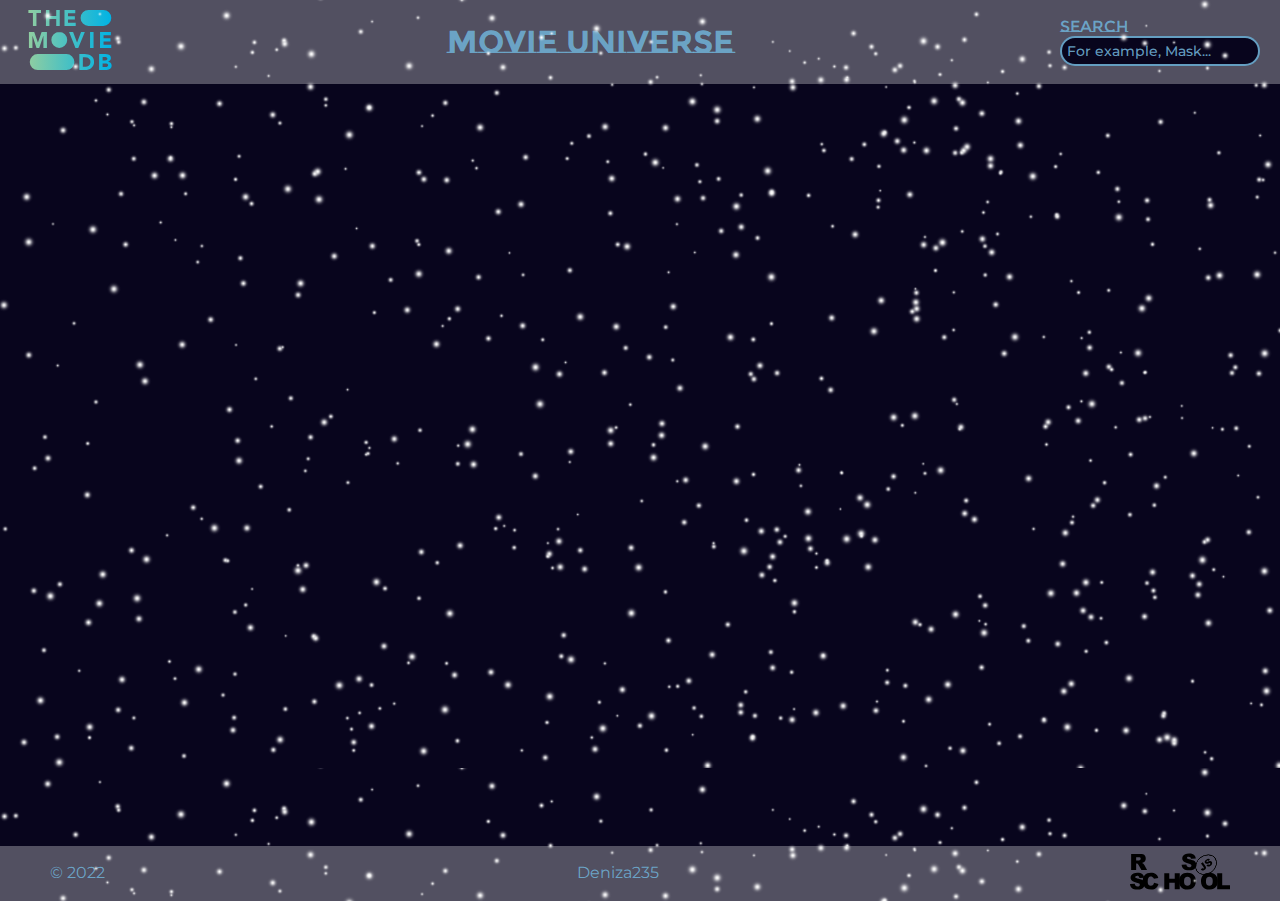
<file: movie-app/index.html>
<!DOCTYPE html>
<html lang="en">
<head>
  <meta charset="UTF-8">
  <meta http-equiv="X-UA-Compatible" content="IE=edge">
  <meta name="viewport" content="width=device-width, initial-scale=1.0">
  <link href="https://fonts.googleapis.com/css2?family=Montserrat+Subrayada:wght@400;700&family=Montserrat:wght@500;700&display=swap" rel="stylesheet">
  <link rel="shortcut icon" href="./assets/movie.ico" type="image/x-icon">
  <link rel="stylesheet" href="./css/normalize.css">
  <link rel="stylesheet" href="./css/style.css">
  <title>Movie App</title>
</head>
<body>
  <header class="container header">
    <a href="https://www.themoviedb.org" target="_blank" class="header__link-logo">
      <img src="./assets/svg/logo_api.svg" alt="logo" class="header__logo">
    </a>
    <h1 class="header__title">Movie Universe</h1>
    <form class="header__form">
      <label class="header__form-title">Search</label>
      <input type="search" name="search" placeholder="For example, Mask..." autocomplete="off" autofocus class="header__form-input">
    </form>
  </header>
  <main class="container main"></main>
  <footer class="container footer">
    <span class="footer__descr">&#169;&nbsp;2022</span>
    <a href="https://github.com/Deniza235" target="_blank" class="footer__link-github">Deniza235</a>
    <a href="https://rs.school/js-stage0" target="_blank" class="footer__link-rsschool">
      <img src="./assets/svg/rs_school_js.svg" alt="logo" class="footer__logo">
    </a>
  </footer>
  <div class="background__star star-1"></div>
  <div class="background__star star-2"></div>
  <div class="background__star star-3"></div>
  <div class="background__star star-4"></div>
  <div class="background__star star-5"></div>
  <div class="background__star star-6"></div>
  <div class="background__star star-7"></div>
  <div class="background__star star-8"></div>
  <script src="./index.js"></script>
</body>
</html>
</file>
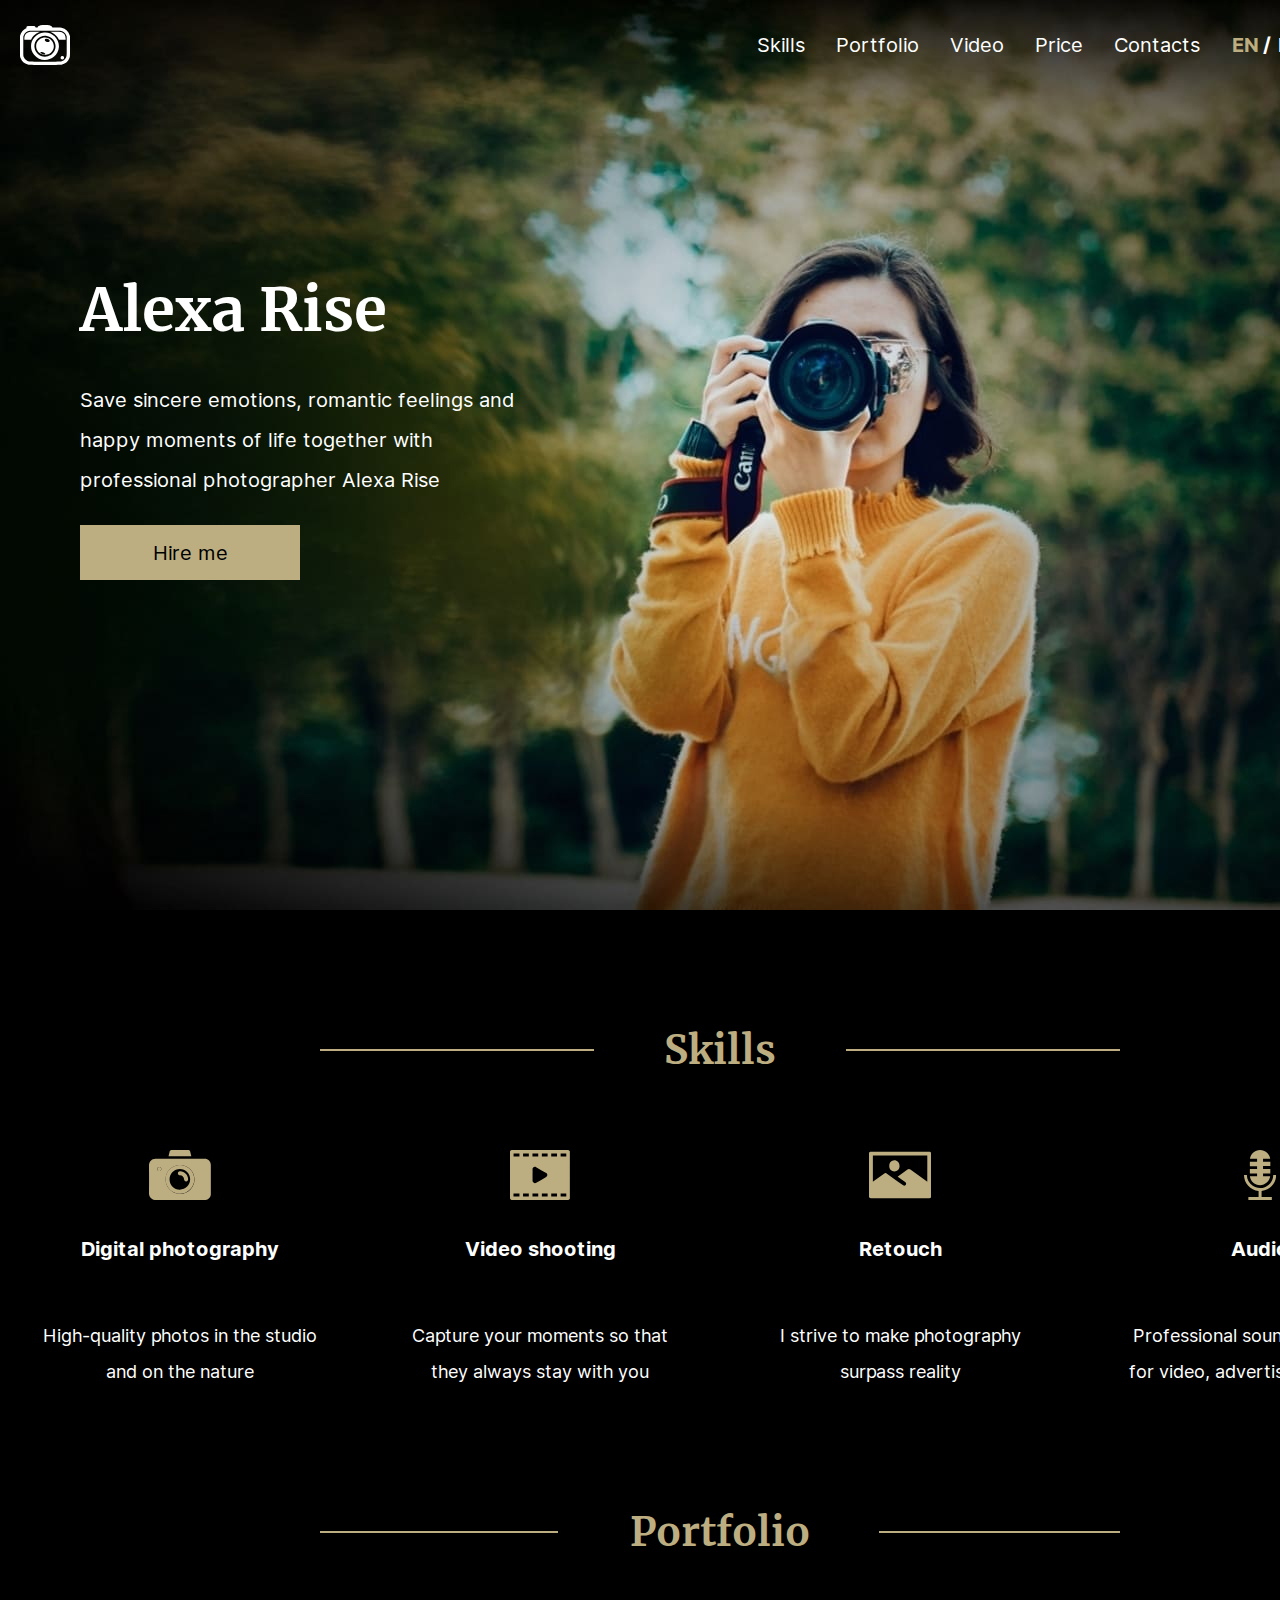
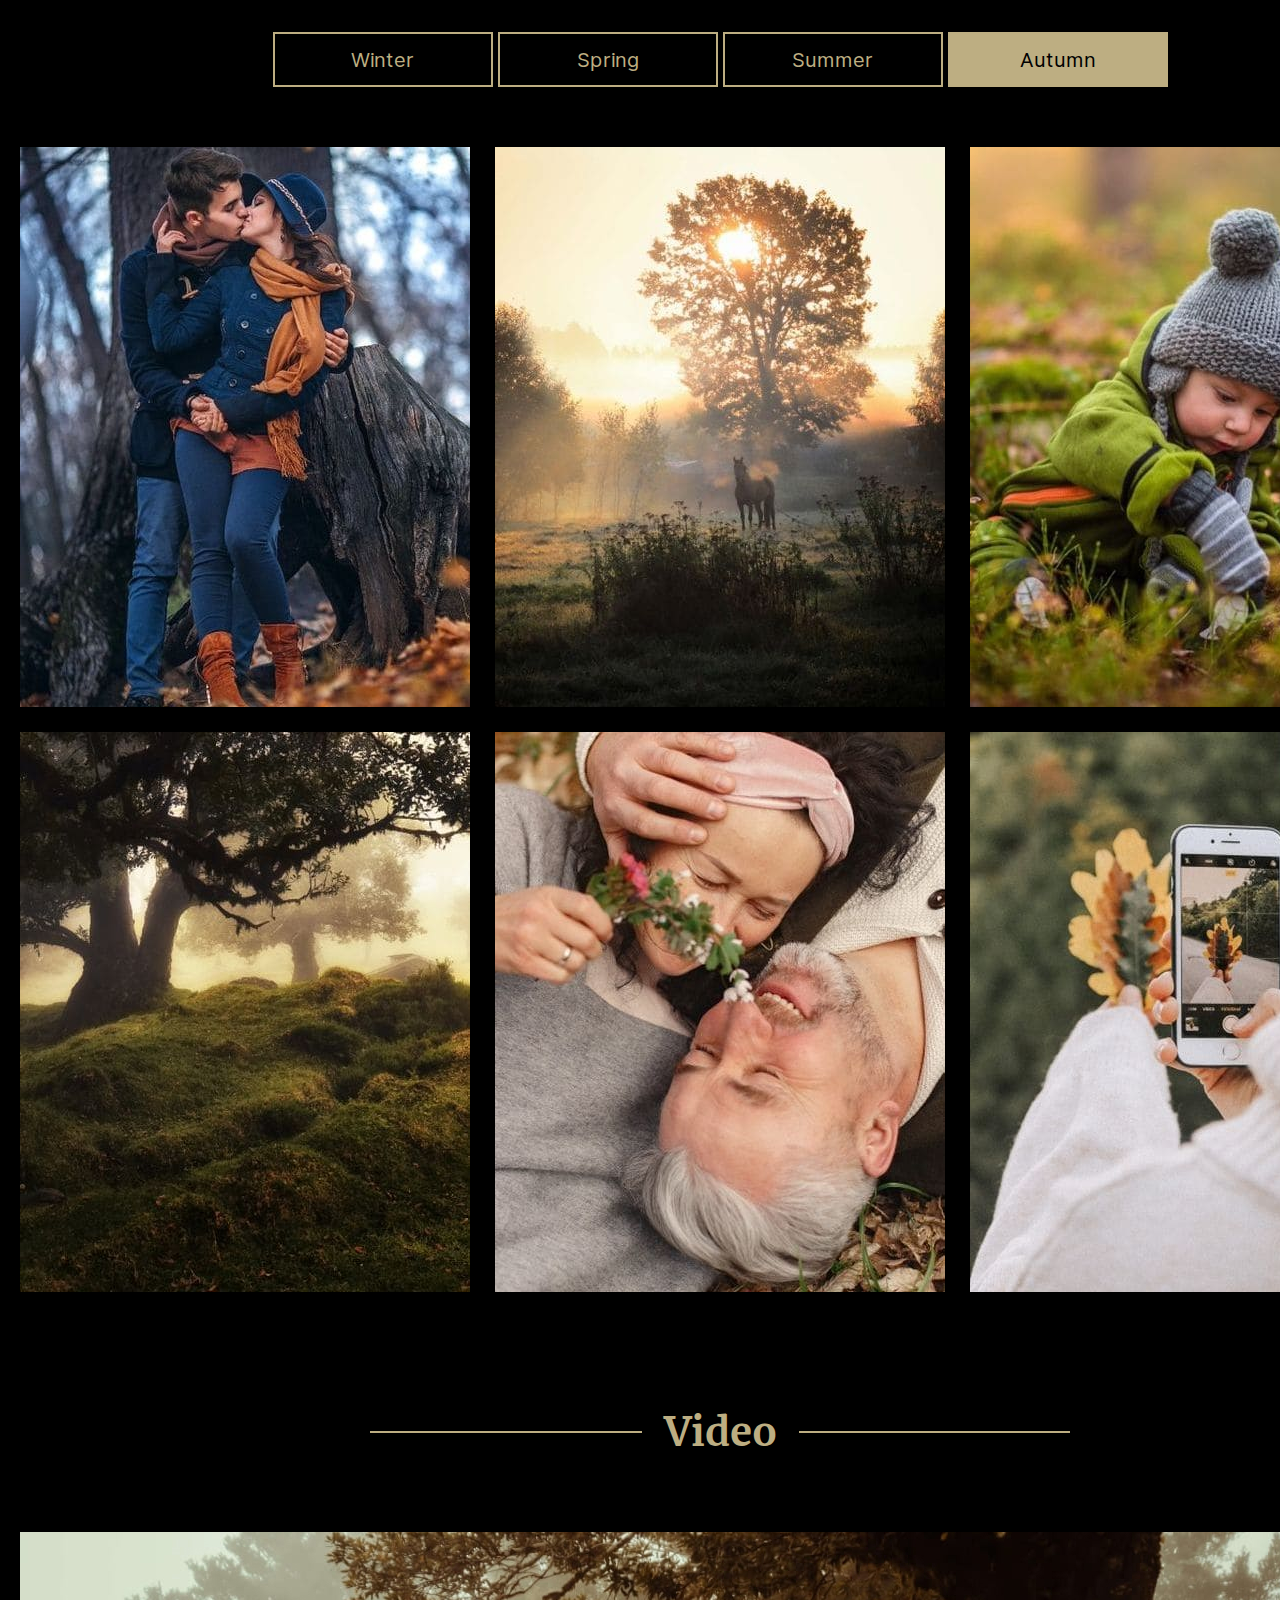
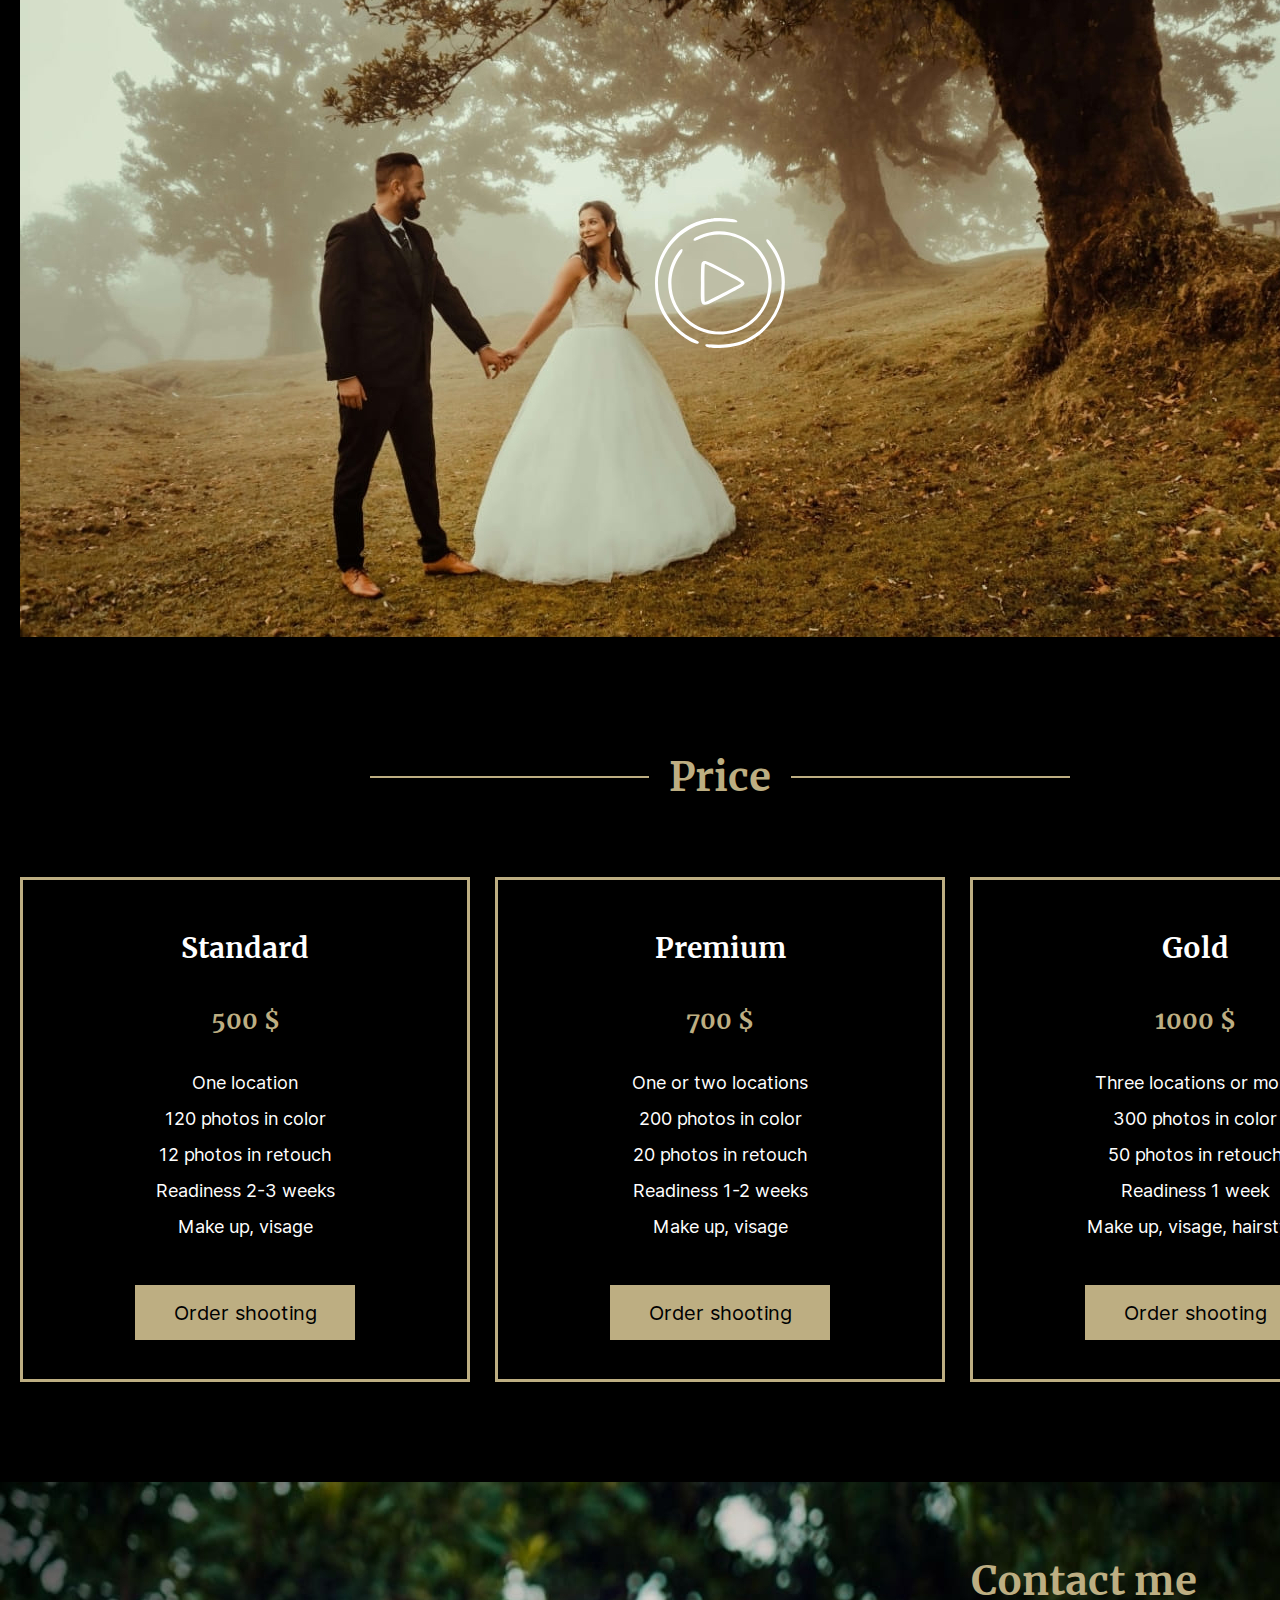
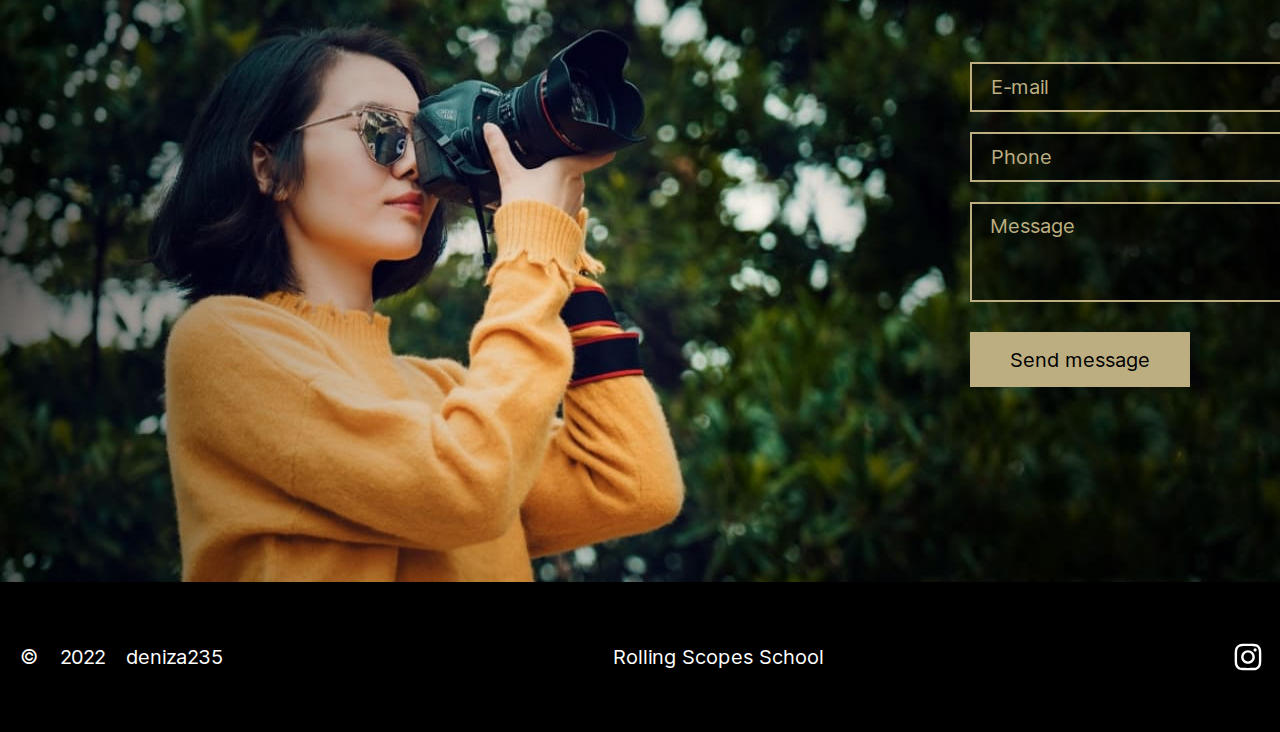
<file: portfolio/index.html>
<!DOCTYPE html>
<html lang="en">
<head>
    <meta charset="UTF-8">
    <meta http-equiv="X-UA-Compatible" content="IE=edge">
    <meta name="viewport" content="width=device-width, initial-scale=1.0">
    <title>Portfolio</title>
    <link rel="shortcut icon" href="./assets/favicon.ico" type="image/x-icon">
    <link rel="stylesheet" href="./css/normalize.css">
    <link rel="stylesheet" href="./css/style.css">
</head>
<body>
    <header class="header">
        <div class="container header__container">
            <a href="#" class="header__link">
                <svg class="header__logo">
                    <use xlink:href="./assets/svg/sprite.svg#logo"></use>
                </svg>
            </a>
            <nav class="header__nav">
                <ul class="header__list">
                    <li class="header__item">
                        <a href="#skills" class="header__nav-link" data-i18n="skills">Skills</a>
                    </li>
                    <li class="header__item">
                        <a href="#portfolio" class="header__nav-link" data-i18n="portfolio">Portfolio</a>
                    </li>
                    <li class="header__item">
                        <a href="#video" class="header__nav-link" data-i18n="video">Video</a>
                    </li>
                    <li class="header__item">
                        <a href="#price" class="header__nav-link" data-i18n="price">Price</a>
                    </li>
                    <li class="header__item">
                        <a href="#contacts" class="header__nav-link" data-i18n="contacts">Contacts</a>
                    </li>
                </ul>
            </nav>
            <div class="header__switch">
                <a href="#" id="en" class="switch header__switch-en active-lang">EN</a>
                <span class="header__switch-slash">/</span>
                <a href="#" id="ru" class="switch header__switch-ru">RU</a>
            </div>
            <div class="header__light-theme">
                <button href="#" class="header__theme-icon">
                    <svg class="header__theme-change">
                        <use xlink:href="./assets/svg/sprite-light.svg#sun"></use>
                    </svg>
                </button>
            </div>
            <div class="header__bg-overlay"></div>
            <div id="burger" class="header__burger">
                <span class="header__burger-line line-1"></span>
                <span class="header__burger-line line-2"></span>
                <span class="header__burger-line line-3"></span>
                <div class="header__menu">
                    <ul class="header__menu-list">
                        <li class="header__menu-item"><a href="#skills" data-i18n="skills">Skills</a></li>
                        <li class="header__menu-item"><a href="#portfolio" data-i18n="portfolio">Portfolio</a></li>
                        <li class="header__menu-item"><a href="#video" data-i18n="video">Video</a></li>
                        <li class="header__menu-item"><a href="#price" data-i18n="price">Price</a></li>
                        <li class="header__menu-item"><a href="#contacts" data-i18n="contacts">Contacts</a></li>
                    </ul>
                </div>
            </div>
        </div>
    </header>
    <main class="main">
        <section class="hero">
            <div class="container hero__container">
                <h1 class="title hero__title" data-i18n="hero-title">Alexa Rise</h1>
                <p class="hero__descr" data-i18n="hero-text">Save sincere emotions, romantic feelings and happy moments of&nbsp;life together with professional photographer Alexa Rise</p>
                <button class="btn btn-set btn-color-gold btn-color-white hero__btn" data-i18n="hire">Hire me</button>
            </div>
        </section>
        <section id="skills" class="skills">
            <div class="container skills__container">
                <h2 class=" title title-section skills__title" data-i18n="skills">Skills</h2>
                <div class="skills__card">
                    <div class="skills__list">
                        <svg class="skills__logo">
                            <use xlink:href="./assets/svg/sprite.svg#camera"></use>
                        </svg>
                        <h3 class="skills__item-title" data-i18n="skill-title-1">Digital&nbsp;photography</h3>
                        <p class="skills__item-descr" data-i18n="skill-text-1">High-quality photos in the studio and on the nature</p>
                    </div>
                    <div class="skills__list">
                        <svg class="skills__logo">
                            <use xlink:href="./assets/svg/sprite.svg#video"></use>
                        </svg>
                        <h3 class="skills__item-title" data-i18n="skill-title-2">Video shooting</h3>
                        <p class="skills__item-descr" data-i18n="skill-text-2">Capture your moments so that they always stay with you</p>
                    </div>
                    <div class="skills__list">
                        <svg class="skills__logo">
                            <use xlink:href="./assets/svg/sprite.svg#image"></use>
                        </svg>
                        <h3 class="skills__item-title" data-i18n="skill-title-3">Retouch</h3>
                        <p class="skills__item-descr"  data-i18n="skill-text-3">I strive to make photography surpass reality</p>
                    </div>
                    <div class="skills__list">
                        <svg class="skills__logo">
                            <use xlink:href="./assets/svg/sprite.svg#microphone"></use>
                        </svg>
                        <h3 class="skills__item-title" data-i18n="skill-title-4">Audio</h3>
                        <p class="skills__item-descr" data-i18n="skill-text-4">Professional sounds recording for video, advertising, portfolio</p>
                    </div>
                </div>
            </div>    
        </section>
        <section id="portfolio" class="portfolio">
            <div class="container portfolio__container">
                <h2 class="title title-section portfolio__title" data-i18n="portfolio">Portfolio</h2>
                <div class="portfolio__list-btn">
                    <button class="btn btn-set btn-light portfolio__btn" data-season="winter" data-i18n="winter">Winter</button>
                    <button class="btn btn-set btn-light portfolio__btn" data-season="spring" data-i18n="spring">Spring</button>
                    <button class="btn btn-set btn-light portfolio__btn" data-season="summer" data-i18n="summer">Summer</button>
                    <button class="btn btn-set btn-light portfolio__btn active-btn" data-season="autumn" data-i18n="autumn">Autumn</button>
                </div>
                <div class="portfolio__gallery-pictures">
                    <img src="./assets/img/autumn/1.jpg" alt="lovers" class="portfolio__picture">
                    <img src="./assets/img/autumn/2.jpg" alt="horse" class="portfolio__picture">
                    <img src="./assets/img/autumn/3.jpg" alt="child" class="portfolio__picture">
                    <img src="./assets/img/autumn/4.jpg" alt="landscape" class="portfolio__picture">
                    <img src="./assets/img/autumn/5.jpg" alt="couple" class="portfolio__picture">
                    <img src="./assets/img/autumn/6.jpg" alt="take picture" class="portfolio__picture">
                </div>
            </div>
        </section>
        <section id="video" class="video">
            <div class="container video__container">
                <h2 class="title title-section video__title" data-i18n="video">Video</h2>
                <div class="video__player">
                    <button class="btn video__play-btn">
                        <svg class="video__player-icon">
                            <use xlink:href="./assets/svg/sprite.svg#play_btn"></use>
                        </svg>
                    </button>
                </div>
            </div>
        </section>
        <section id="price" class="price">
            <div class="container price__container">
                <h2 class="title title-section price__title" data-i18n="price">Price</h2>
                <div class="price__card-list">
                    <div class="price__card">
                        <h3 class="title price__card-title">Standard</h3>
                        <strong class="title price__card-price">500&nbsp;$</strong>
                        <span class="price__card-descr" data-i18n="price-description-1-span-1">One location</span>
                        <span class="price__card-descr" data-i18n="price-description-1-span-2">120 photos in&nbsp;color</span>
                        <span class="price__card-descr" data-i18n="price-description-1-span-3">12 photos in retouch</span>
                        <span class="price__card-descr" data-i18n="price-description-1-span-4">Readiness 2-3 weeks</span>
                        <span class="price__card-descr" data-i18n="price-description-1-span-5">Make&nbsp;up, visage</span>
                        <button class="btn btn-set btn-color-gold btn-light price__btn" data-i18n="order">Order shooting</button>
                    </div>
                    <div class="price__card">
                        <h3 class="title price__card-title">Premium</h3>
                        <strong class="title price__card-price">700&nbsp;$</strong>
                        <span class="price__card-descr" data-i18n="price-description-2-span-1">One or&nbsp;two locations</span>
                        <span class="price__card-descr" data-i18n="price-description-2-span-2">200 photos in&nbsp;color</span>
                        <span class="price__card-descr" data-i18n="price-description-2-span-3">20&nbsp;photos in&nbsp;retouch</span>
                        <span class="price__card-descr" data-i18n="price-description-2-span-4">Readiness 1-2 weeks</span>
                        <span class="price__card-descr" data-i18n="price-description-2-span-5">Make&nbsp;up, visage</span>
                        <button class="btn btn-set btn-color-gold btn-light price__btn" data-i18n="order">Order shooting</button>
                    </div>
                    <div class="price__card">
                        <h3 class="title price__card-title">Gold</h3>
                        <strong class="title price__card-price">1000&nbsp;$</strong>
                        <span class="price__card-descr" data-i18n="price-description-3-span-1">Three locations or&nbsp;more</span>
                        <span class="price__card-descr" data-i18n="price-description-3-span-2">300 photos in&nbsp;color</span>
                        <span class="price__card-descr" data-i18n="price-description-3-span-3">50&nbsp;photos in&nbsp;retouch</span>
                        <span class="price__card-descr" data-i18n="price-description-3-span-4">Readiness 1&nbsp;week</span>
                        <span class="price__card-descr" data-i18n="price-description-3-span-5">Make&nbsp;up, visage, hairstyle</span>
                        <button class="btn btn-set btn-color-gold btn-light price__btn" data-i18n="order">Order shooting</button>
                    </div>
                </div>
            </div>
        </section>
        <section id="contacts" class="contacts">
            <div class="container contacts__container">
                <h2 class="title contacts__title" data-i18n="contact-me">Contact me</h2>
                <form action="https://jsonplaceholder.typicode.com/posts" method="post" class="contacts__form">
                    <input type="email" name="email" placeholder="E-mail" data-i18n="mail" class="contacts__form-input" required>
                    <input type="tel" name="Phone" placeholder="Phone" data-i18n="phone" class="contacts__form-input" required>
                    <textarea name="message" placeholder="Message" data-i18n="message" class="contacts__form-textarea"></textarea>
                    <button class="btn btn-set btn-color-gold btn-color-white contacts__form-btn" data-i18n="send-message">Send message</button>
                </form>
            </div>
        </section>
    </main>
    <footer class="footer">
        <div class="container footer__comtainer">
            <div class="footer__left">
                <span class="footer__left-copyright">©</span>
                <span class="footer__left-year">2022</span>
                <a href="https://github.com/Deniza235" target="_blank" class="footer__left-link">deniza235</a>
            </div>
            <div class="footer__centre">
                <a href="https://rs.school/js-stage0/" target="_blank" class="footer__centre-link">Rolling Scopes School</a>
            </div>
            <div class="footer__right">
                <ul class="footer__right-list">
                    <li class="footer__right-item">
                        <a href="#" target="_blank" class="footer__right-link">
                            <svg class="footer__right-link-logo">
                                <use xlink:href="./assets/svg/sprite.svg#instagram"></use>
                            </svg>
                        </a>
                    </li>
                    <li class="footer__right-item">
                        <a href="#" target="_blank" class="footer__right-link">
                            <svg class="footer__right-link-logo">
                                <use xlink:href="./assets/svg/sprite.svg#facebook"></use>
                            </svg>
                        </a>
                    </li>
                    <li class="footer__right-item">
                        <a href="#" target="_blank" class="footer__right-link">
                            <svg class="footer__right-link-logo">
                                <use xlink:href="./assets/svg/sprite.svg#twitter"></use>
                            </svg>
                        </a>
                    </li>
                    <li class="footer__right-item">
                        <a href="#" target="_blank" class="footer__right-link">
                            <svg class="footer__right-link-logo">
                                <use xlink:href="./assets/svg/sprite.svg#pinterest"></use>
                            </svg>
                        </a>
                    </li>
                </ul>
            </div>
        </div>
    </footer>
    <script type="module" src="./js/index.js"></script>
</body>
</html>
</file>
<file: movie-app/css/style.css>
* {
  margin: 0;
  padding: 0;
  box-sizing: border-box;
}

:root {
  --font-color: rgba(111, 175, 212, 0.9);
  --bg-color: rgba(255, 255, 255, .3);
  --body-color: #08051d;
}

html {
  font-family: 'Montserrat', sans-serif;
}

body {
  display: flex;
  flex-direction: column;
  justify-content: space-between;
  width: 100%;
  height: 100%;
  position: relative;
  background: var(--body-color);
  scroll-behavior: smooth;
  overflow-x: hidden;
}

::placeholder {
  color: var(--font-color);
}

::-webkit-scrollbar {
  width: 0;
}

.container {
  width: 100%;
  margin: 0 auto;
  padding: 0 50px;
}

.header {
  padding: 10px 20px;
  display: flex;
  flex-wrap: wrap;
  justify-content: space-between;
  align-items: center;
  font-family: 'Montserrat Subrayada', sans-serif;
  color: var(--font-color);
  background-color: var(--bg-color);
}

.header__logo {
  width: 100px;
  height: 60px;
}

.header__title {
  margin: 0;
}

.header__form {
  display: flex;
  flex-direction: column;
}

.header__form-input {
  padding: 5px;
  width: 200px;
  height: 30px;
  color: var(--font-color);
  border: 2px solid var(--font-color);
  border-radius: 15px;
  font-family: 'Montserrat', sans-serif;
  font-size: 14px;
  font-weight: 500;
  background-color: var(--body-color);
}

.header__form-input:focus {
  outline: none;
}

.main {
  padding: 30px 0;
  min-height: calc(100vh - 138px);
  display: flex;
  flex-wrap: wrap;
  justify-content: center;
  gap: 35px;
}

.main__nothing {
  padding: 20px;
  display: flex;
  align-items: center;
  font-size: 24px;
  color: var(--font-color);
}

.main__movie-card {
  width: 300px;
  position: relative;
  border-radius: 5px;
  background-color: var(--bg-color);
  z-index: 10;
  overflow: hidden;
  box-shadow: 5px 7px 10px rgba(255, 255, 255, .5);
}

.main__movie-poster {
  width: 100%;
  border-top-left-radius: 5px;
  border-top-right-radius: 5px;
}


.main__movie-info {
  padding: 10px;
  display: flex;
  justify-content: space-between;
  align-items: center;
  color: var(--font-color);
}

.main__movie-title {
  font-size: 20px;
}

.main__movie-info span {
  padding: 7px;
  border-radius: 3px;
  font-size: 18px;
  font-weight: 700;
  background-color: var(--font-color);
}

.main__movie-info span.green {
  color: lime;
}

.main__movie-info span.orange {
  color: orange;
}
.main__movie-info span.red {
  color: red;
}


.main__movie-overview {
  padding: 15px;
  width: 100%;
  max-height: 100%;
  position: absolute;
  left: 0;
  bottom: 0;
  border-radius: inherit;
  background-color: var(--font-color);
  transform: translateY(101%);
  transition: all .4s ease-in-out;
  overflow-x: hidden;
}

.main__movie-card:hover .main__movie-overview {
  transform: translateY(0%);
}

.footer {
  display: flex;
  flex-wrap: wrap;
  justify-content: space-between;
  align-items: center;
  color: var(--font-color);
  background-color: var(--bg-color);
}

.footer__link-github {
  text-decoration: none;
  color: var(--font-color);
}

.footer__logo {
  width: 100px;
  height: 50px;
}

.background__star {
  position: absolute;
  top: 0;
  left: 0;
  width: 100%;
  height: 100%;
  pointer-events: none;
  animation: shine 8s ease-in-out infinite;
  z-index: 5;
}

.background__star.star-1 {
  animation-delay: 0s;
  background: url(../assets/png/star1.png);
}

.background__star.star-2 {
  animation-delay: -1s;
  background: url(../assets/png/star2.png);
}

.background__star.star-3 {
  animation-delay: -2s;
  background: url(../assets/png/star3.png);
}

.background__star.star-4 {
  animation-delay: -3s;
  background: url(../assets/png/star4.png);
}

.background__star.star-5 {
  animation-delay: -4s;
  background: url(../assets/png/star5.png);
}

.background__star.star-6 {
  animation-delay: -5s;
  background: url(../assets/png/star6.png);
}

.background__star.star-7 {
  animation-delay: -6s;
  background: url(../assets/png/star7.png);
}

.background__star.star-8 {
  animation-delay: -7s;
  background: url(../assets/png/star8.png);
}

@keyframes shine
{
  0%, 20%, 40%, 60%, 80%, 100%
  {
    opacity: 0;
  }
  10%, 30%, 50%, 70%, 90%
  {
    opacity: 1;
  }
}
</file>
<file: portfolio/css/style.css>
@font-face {
    font-family: 'Inter';
    font-weight: normal;
    font-style: normal;
    src: local('Inter Regular'), local('Inter-Regular'),
        url('../assets/fonts/Inter-Regular.woff2') format('woff2'),
        url('../assets/fonts/Inter-Regular.woff') format('woff');
}

@font-face {
    font-family: 'Inter';
    font-weight: bold;
    font-style: normal;
    src: local('Inter Bold'), local('Inter-Bold'),
        url('../assets/fonts/Inter-Bold.woff2') format('woff2'),
        url('../assets/fonts/Inter-Bold.woff') format('woff');
}

@font-face {
    font-family: 'Merriweather';
    font-weight: normal;
    font-style: normal;
    src: local('Merriweather Regular'), local('Merriweather-Regular'),
        url('../assets/fonts/Merriweather-Regular.woff2') format('woff2'),
        url('../assets/fonts/Merriweather-Regular.woff') format('woff');
}

@font-face {
    font-family: 'Merriweather';
    font-weight: bold;
    font-style: normal;
    src: local('Merriweather Bold'), local('Merriweather-Bold'),
        url('../assets/fonts/Merriweather-Bold.woff2') format('woff2'),
        url('../assets/fonts/Merriweather-Bold.woff') format('woff');
}

:root {
    --font-size-regular: 20px;
    --color-white: #ffffff;
    --color-gold: #bdae82;
    --color-black: #000000;
    --text-color: #ffffff;
    --active-switch: #bdae82;
    --color-line: #bdae82;
    --btn-color: #000000;

}

* {
    box-sizing: border-box;
}

html {
    font-family: 'Inter', sans-serif;
    scroll-behavior: smooth;
    background-color: var(--color-black);
}

html.light-theme {
    background-color: var(--color-white);
}

body {
    overflow-x: hidden;
    z-index: 1;
}

body.light-theme {
    color: var(--color-black);
}

a {
    text-decoration: none;
    color: var(--text-color);
    transition: color 0.5s;
}

a:hover {
    color: var(--color-gold);
}

ul {
    margin: 0;
    padding: 0;
    list-style: none;
}

img {
    max-width: 100%;
}

input:-webkit-autofill,
input:-webkit-autofill:hover,
input:-webkit-autofill:focus,
input:-webkit-autofill:active {
    -webkit-text-fill-color: var(--color-gold);
    transition: background-color 0s ease-in-out 9000s;
}
    
::placeholder {
    font-family: inherit;
    color: var(--color-line);
    font-size: var(--font-size-regular);
    line-height: 2;
}
.container {
    width: 1440px;
    margin: 0 auto;
    padding: 0 20px;
}

.switch.active-lang {
    color: var(--active-switch);
}


.title {
    margin-top: 0;
    font-family: 'Merriweather', serif;
    font-weight: bold;
}

.title.light-theme {
    color: var(--color-black);
}

.title-section {
    position: relative;
    margin-bottom: 60px;
    padding-top: 100px;
    text-align: center;
    font-size: 40px;
    line-height: 2;
    color: var(--color-gold);
}

.btn {
    border: none;
    background: transparent;
    cursor: pointer;
    transition: all .5s;
}

.btn:hover {
    color: var(--color-white);
    box-shadow: 0 12px 16px 0 rgba(255,255,255,0.8), 0 17px 50px 0 rgba(255,255,255,0.8);
}

.btn-set {
    width: 220px;
    height: 55px;
    font-size: var(--font-size-regular);
    line-height: 2;
}

.btn-color-gold {
    background-color: var(--color-gold);
    color: var(--color-black);
}

.btn-color-white.light-theme {
    background-color: var(--color-white);
    transition: all 0.5s ease-in-out;
}

.btn-color-white.light-theme:hover {
    background-color: var(--color-black);
    color: var(--color-gold);
}

.btn-light.light-theme {
    background-color: var(--color-gold);
    color: var(--color-black);
    transition: all .5s ease-in-out;
}

.btn-light.light-theme:hover {
    background-color: var(--color-black);
    color: var(--color-gold);
    box-shadow: 0 12px 16px 0 rgba(0,0,0,0.25), 0 17px 50px 0 rgba(0,0,0,0.4);
}

/*Header*/

.header__container {
    width: 1440px;
    height: 90px;
    padding-top: 20px;
    display: flex;
    flex-wrap: wrap;
    background: url(../assets/img/bg_hero.jpg) no-repeat;
    background-position: center 0;
}

.header__container.light-theme {
    background: url(../assets/img/bg_hero_light.jpg) no-repeat;
}

.header__logo {
    width: 50px;
    height: 50px;
    fill: var(--text-color);
    transition: fill 0.5s;
}

.header__logo.light-theme {
    fill: var(--color-black);
}

.header__logo:hover {
    fill: var(--color-gold);
}

.header__nav {
    margin-left: auto;
}

.header__nav-link {
    font-size: var(--font-size-regular);
    line-height: 50px;
    color: var(--text-color);
}

.header__list {
    display: flex;
    flex-wrap: wrap;

}

.header__list:last-child {
    margin-right: 32px;
}

.header__item {
    transition: 0.2s;
}

.header__item:not(:last-child) {
    margin-right: 31px;
}

.header__switch {
    font-size: var(--font-size-regular);
    line-height: 50px;
    font-weight: 700;
    color: var(--text-color);
}

.header__switch-slash {
    margin-right: 2px;
}

.header__switch-ru {
    margin-right: 35px;
}

.header__switch-lang:hover {
    color: var(--color-gold);
}

.header__light-theme {
    margin-right: 23px;
}

.header__theme-change {
    width: 45px;
    height: 45px;
    fill: var(--text-color);
}

.header__theme-icon {
    background: transparent;
    border-style: none;
}

.header__theme-change:hover,
.header__theme-change:hover .light-theme {
    fill: var(--color-gold);
}

.header__burger {
    display: none;
}

.header__bg-overlay {
    position: fixed;
    display: block;
    top: 0;
    left: 0;
    z-index: 5;
    visibility: hidden;
    background-color: var(--color-black);
    opacity: 0.5;
    transition: opacity .5s ease-in-out;
}

.header__bg-overlay.light-theme {
    opacity: 0.3;
}

/*Hero*/

.hero__container {
    padding-top: 160px;
    padding-left: 80px;
    height: 820px;
    display: flex;
    flex-direction: column;
    align-items: flex-start;
    background: url(../assets/img/bg_hero.jpg) no-repeat;
    background-position: center -90px;
    color: var(--text-color);
}

.hero__container.light-theme {
    background: url(../assets/img/bg_hero_light.jpg) no-repeat;
    background-position: center -90px;
}

.hero__title {
    margin-bottom: 10px;
    font-size: 60px;
    line-height: 2;
}

.hero__descr {
    margin-top: 0;
    margin-bottom: 25px;
    width: 35%;
    font-size: var(--font-size-regular);
    line-height: 40px;
}

/*Skills*/

.skills__container {
    height: 482px;
}

.skills__title::before {
    content: "";
    position: absolute;
    width: 272px;
    top: 139px;
    left: 300px;
    border: 1px solid var(--color-line);
}

.skills__title::after {
    content: "";
    position: absolute;
    width: 272px;
    top: 139px;
    right: 300px;
    border: 1px solid var(--color-line);
}

.skills__card {
    display: flex;
    justify-content: space-between;
    flex-wrap: wrap;
}

.skills__card:not(:last-child) {
    margin-right: 40px;
}

.skills__list {
    padding-left: 20px;
    padding-right: 20px;
    width: 320px;
    height: 240px;
    display: flex;
    flex-direction: column;
    justify-content: space-between;
    align-items: center;
}

.skills__logo {
    fill: var(--color-gold);
    text-align: center;
}

.skills__logo:nth-child(1) {
    width: 62px;
    height: 50px;
}

.skills__logo:nth-child(2) {
    width: 60px;
    height: 50px;
}

.skills__logo:nth-child(3) {
    width: 66px;
    height: 50px;
}

.skills__logo:nth-child(4) {
    width: 32px;
    height: 50px;
}

.skills__item-title {
    margin-top: 0;
    margin-bottom: 21px;
    font-family: 'Inter', sans-serif;
    font-weight: bold;
    font-size: var(--font-size-regular);
    line-height: 2;
    color: var(--text-color);
}

.skills__item-descr {
    margin: 0;
    text-align: center;
    font-size: 18px;
    line-height: 2;
    color: var(--text-color);
}

/*Portfolio*/

.portfolio__title::before {
    content: "";
    position: absolute;
    width: 236px;
    top: 139px;
    left: 300px;
    border: 1px solid var(--color-line);
}

.portfolio__title::after {
    content: "";
    position: absolute;
    width: 239px;
    top: 139px;
    right: 300px;
    border: 1px solid var(--color-line);
}

.portfolio__list-btn {
    margin-bottom: 60px;
    display: flex;
    flex-wrap: wrap;
    justify-content: center;
    gap: 5px;
}

.portfolio__btn {
    border: 2px solid var(--color-gold);
    background-color: var(--btn-color);
    color: var(--color-gold);
}

.portfolio__btn.active-btn {
    color: var(--btn-color);
    background-color: var(--color-line);
}

.portfolio__gallery-pictures {
    display: flex;
    flex-wrap: wrap;
    justify-content: center;
    gap: 25px;
}

/*Video*/

.video__title::before {
    content: "";
    position: absolute;
    width: 270px;
    top: 139px;
    left: 350px;
    border: 1px solid var(--color-line);
}

.video__title::after {
    content: "";
    position: absolute;
    width: 269px;
    top: 139px;
    right: 350px;
    border: 1px solid var(--color-line);
}

.video__player {
    height: 705px;
    position: relative;
    display: flex;
    justify-content: center;
    align-items: center;
    background: url(../assets/img/bg_video-player.jpg) no-repeat;
    background-position: 0 center;
}

.video__play-btn {
    border-radius: 50%;
    position: absolute;
    fill: var(--text-color);
    transition: fill 0.5s;
}

.video__play-btn:hover {
    fill: var(--color-gold);
    box-shadow: none;
}

.video__player-icon {
    width: 130px;
    height: 130px;
}


/*Price*/

.price__title::before {
    content: "";
    position: absolute;
    width: 277px;
    top: 139px;
    left: 350px;
    border: 1px solid var(--color-line);
}

.price__title::after {
    content: "";
    position: absolute;
    width: 277px;
    top: 139px;
    right: 350px;
    border: 1px solid var(--color-line);
}

.price__card-list {
    display: flex;
    flex-wrap: wrap;
    justify-content: center;
    gap: 25px;
}

.price__card {
    width: 450px;
    height: 505px;
    display: flex;
    flex-direction: column;
    align-items: center;
    border: 3px solid var(--color-gold);
}

.price__card-title {
    margin-bottom: 21px;
    padding-top: 40px;
    font-size: 28px;
    line-height: 2;
    color: var(--text-color);
}

.price__card-price {
    margin-bottom: 20px;
    font-size: 24px;
    line-height: 2;
    color: var(--color-gold);
}

.price__card-descr {
    display: block;
    font-size: 18px;
    line-height: 2;
    color: var(--text-color);
}

.price__card-descr:nth-last-child(2) {
    margin-bottom: 40px;
}

.price__btn {
    margin: 0 auto;
}

/*Contacts*/

.contacts {
    padding-top: 100px;
}

.contacts__container {
    height: 700px;
    display: flex;
    flex-direction: column;
    align-items: flex-end;
    background: url(../assets/img/bg_contacts.jpg) no-repeat;
    background-size: auto 700px;
    background-position: center center;
}

.contacts__container.light-theme {
    background: url(../assets/img/bg_contacts_light.jpg) no-repeat;
}

.contacts__title {
    margin-right: 223px;
    margin-bottom: 41px;
    padding-top: 59px;
    font-size: 40px;
    line-height: 2;
    color: var(--color-gold);
}

.contacts__form {
    display: flex;
    flex-direction: column;
}

.contacts__form-input {
    width: 450px;
    height: 50px;
    margin-bottom: 20px;
    padding-left: 19px;
    border: 2px solid var(--color-gold);
    font-size: var(--font-size-regular);
    line-height: 2;
    color: var(--color-line);
    background: rgba(0, 0, 0, 0.5);
}

.contacts__form-textarea {
    width: 450px;
    height: 100px;
    margin-bottom: 30px;
    padding-left: 18px;
    resize: none;
    border: 2px solid var(--color-gold);
    font-size: var(--font-size-regular);
    line-height: 2;
    color: var(--color-line);
    background: rgba(0, 0, 0, 0.5);
}

.contacts__form-input.light-theme,
.contacts__form-textarea.light-theme {
    background: rgba(255, 255, 255, 0.5);
}

/*Footer*/

.footer__comtainer {
    height: 150px;
    padding-top: 50px;
    padding-bottom: 50px;
    display: flex;
    justify-content: space-between;
    align-items: center;
    font-size: var(--font-size-regular);
    line-height: 50px;
    color: var(--text-color);
}

.footer__left-copyright,
.footer__left-year {
    margin-right: 15px;
}

.footer__centre {
    width: 16.4%;
}

.footer__right-list {
    display: flex;
    flex-wrap: wrap;
    height: 32px;
}

.footer__right-item:not(:last-child) {
    margin-right: 20px;
}

.footer__right-link-logo {
    width: 32px;
    height: 32px;
    fill: var(--text-color);
    transition: fill 0.5s;
}

.footer__right-link-logo:hover {
    fill: var(--color-gold);
}

@media (max-width: 768px) {

    .container {
        width: 768px;
        margin: 0 auto;
        padding: 0 60px;
    }

    .title {
        font-size: 32px;
    }

    /*Header*/

    .header__container {
        height: 90px;
        padding-top: 20px;
        padding-bottom: 20px;
        background-position: -5px -31px;
        background-size: auto 620px;
    }

    .header__container.light-theme {
        background-position: -5px -31px;
        background-size: auto 620px;
    }

    .header__nav {
        display: none;
    }

    .header__switch {
        margin-left: auto;
    }

    .header__switch-en{
        margin-right: 5px;
    }

    .header__switch-slash{
        margin-right: 14px;
    }
    
    .header__switch-ru {
        margin-right: 15px;
    }

    .header__bg-overlay.shadow {
        width: 100%;
        height: 100%;
        visibility: visible;
    }

    .header__burger {
        display: flex;
        flex-direction: column;
        justify-content: center;
        align-items: center;
        width: 60px;
        height: 50px;
        cursor: pointer;
        user-select: none;
        z-index: 20;
    }

    .header__burger.is-active .header__menu {
        right: 0;
    }

    .header__burger.is-active .line-1 {
        position: fixed;
        width: 8%;
        height: 2px;
        background: var(--color-gold);
        transform: rotate(-45deg) translate(0px, 1px);
    }

    .header__burger.is-active .line-2 {
        opacity: 0;
    }

    .header__burger.is-active .line-3 {
        position: fixed;
        width: 8%;
        height: 2px;
        background: var(--color-gold);
        transform: rotate(45deg) translate(2px, 0px);
    }

    .header__burger-line {
        width: 83%;
        height: 3px;
        background: var(--text-color);
        margin: 5px 0;
        z-index: 15;
        transition: all 0.5s ease-in-out;
    }

    .header__burger:hover span {
        background: var(--color-gold);
    }

    .header__menu {
        position: fixed;
        z-index: 10;
        top: 0;
        bottom: 0;
        right: -626px;
        width: 620px;
        height: 1024px;
        padding-top: 134px;
        padding-left: 127px;
        color: var(--text-color);
        background-color: var(--color-black);
        transition: all .5s ease-in-out;
    }
    
    .header__menu.light-theme {
        background-color: var(--color-white);
    }

    .header__menu-item {
        margin-bottom: 16px;
        font-family: 'Inter', sans-serif;
        font-size: 35px;
        line-height: 73px;
    }

    /*Hero*/

    .hero__container {
        padding-top: 78px;
        height: 500px;
        background-position: -5px -121px;
        background-size: auto 620px;
    }

    .hero__container.light-theme {
        background-position: -5px -121px;
        background-size: auto 620px;
    }

    .hero__title {
        margin-bottom: 20px;
        font-weight: normal;
    }
    
    .hero__descr {
        margin-bottom: 59px;
        width: 60%;
        line-height: 24px;
    }

    /*Skills*/

    .skills__container {
        padding: 0 20px;
        height: 729px;
    }

    .skills__title {
        margin-bottom: 66px;
        line-height: 40.22px;
    }

    .skills__title::before {
        width: 115px;
        top: 119px;
        left: 140px;
    }

    .skills__title::after {
        width: 113px;
        top: 119px;
        right: 140px;
    }

    .skills__card {
        justify-content: space-evenly;
    }
    
    .skills__list {
        width: 300px;
        height: 224px;
        padding: 0 10px;
    }
    
    .skills__list:nth-child(-n+2) {
        margin-bottom: 36px;
    }
    .skills__logo {
        margin-bottom: 29px;
        margin-right: 5px;
    }

    .skills__item-title {
        margin-right: 5px;
    }

    .skills__item-descr {
        margin-left: -5px;
        line-height: 22px;
    }

    /*Portfolio*/

    .portfolio__title {
        padding-top: 88px;
        margin-bottom: 58px;
    }

    .portfolio__title::before {
        width: 88px;
        top: 119px;
        left: 110px;
    }

    .portfolio__title::after {
        width: 86px;
        top: 119px;
        right: 110px
    }

    /*Video*/

    .video__container {
        padding: 0;
        height: 628px;
    }

    .video__title {
        padding-top: 88px;
        margin-bottom: 58px;
    }

    .video__title::before {
        width: 115px;
        top: 119px;
        left: 202px;
    }

    .video__title::after {
        width: 113px;
        top: 119px;
        right: 203px;
    }

    .video__player {
        height: 418px;
        background-position: -5px 2px;
        background-size: auto 415px;
    }


    .video__player-icon {
        padding-top: 6px;
        width: 65px;
        height: 72px;
    }

    /*Price*/

    .price__title {
        padding-top: 88px;
        margin-bottom: 58px;
    }

    .price__title::before {
        width: 119px;
        top: 119px;
        left: 142px;
    }

    .price__title::after {
        width: 118px;
        top: 119px;
        right: 143px;
    }
    
    .price__card-list {
        gap: 50px;
    }

    .price__card {
        width: 420px;
    }

    .price__card-title {
    font-size: 28px;
    }

    .price__card-price {
        font-size: 24px;
    }

    
    /*Contacts*/

    .contacts {
        padding-top: 80px;
    }

    .contacts__container {
        height: 600px;
        align-items: center;
        background-position: -236px -1px;
        background-size: auto 604px;
    }

    .contacts__container.light-theme {
        background-position: -236px -1px;
        background-size: auto 604px;
    }
    
    .contacts__title {
        padding-top: 60px;
        margin-right: 0;
    }

    .contacts__form {
        align-items: center;
    }

    /*Footer*/
    
    .footer__comtainer {
        flex-direction: column;
    }

    .footer__left {
        height: 43px;
        margin-left: 33px;
        padding-top: 15px
    }
    
    .footer__centre {
        width: 32.4%;
        height: 53px;
    }
    
    .footer__right {
        height: 29px;
    }

}

@media (max-width: 620px) {
    .container {
        width: 100%;
    }

    /*Header*/

    .header__container {
        background-position: -83px 0;
        background-size: auto 510px;
    }

    .header__container.light-theme {
        background-position: -83px 0;
        background-size: auto 510px;
    }

    .header__menu {
        width: 100%;
        height: 100%;
    }


    /*Hero*/

    .hero__container {
        height: 420px;
        padding-top: 36px;
        background-position: -83px -90px;
        background-size: auto 510px;
    }

    .hero__container.light-theme {
        background-position: -83px -90px;
        background-size: auto 510px;
    }

    .hero__descr {
        width: 50%;
        line-height: 1;
    }

    /* Skills*/

    .skills__container {
        height: 1150px;
    }

    .skills__title {
        padding-top: 60px;
        margin-bottom: 50px;
    }

    .skills__title::before {
        width: 90px;
        top: 77px;
        left: 100px;
    }

    .skills__title::after {
        width: 90px;
        top: 77px;
        right: 100px;
    }

    .skills__list {
        margin-bottom: 30px;
    }

    /*Portfolio*/

    .portfolio__title {
        padding-top: 60px;
        margin-bottom: 40px;
    }

    .portfolio__title::before {
        width: 75px;
        top: 90px;
        left: 50px;
    }

    .portfolio__title::after {
        width: 75px;
        top: 90px;
        right: 50px;
    }

    /*Video*/

    .video__container {
        height: 500px;
    }

    .video__title {
        padding-top: 60px;
        margin-bottom: 40px;    
    }

    .video__title::before {
        width: 75px;
        top: 90px;
        left: 130px;
    }

    .video__title::after {
        width: 75px;
        top: 90px;
        right: 130px;
    }

    .video__player {
        height: 300px;
        background-position: center;
        background-size: auto 300px;
    }

    /*Price*/

    .price__title {
        padding-top: 60px;
        margin-bottom: 40px;
    }

    .price__title::before {
        width: 75px;
        top: 90px;
        left: 80px;
    }

    .price__title::after {
        width: 75px;
        top: 90px;
        right: 80px;
    }

    /*Footer*/

    .footer__comtainer {
        height: 170px;
        padding: 0 20px 20px;
    }

    .footer__left {
        margin-left: 0;
    }

    .footer__centre {
        width: 100%;
        text-align: center;
    }
}

@media (max-width: 540px) {
    
    /*Hero*/

    .hero__descr {
        margin-bottom: 30px;
    }

    /*Skills*/

    .skills__title::before {
        width: 75px;
        top: 77px;
        left: 40px;
    }

    .skills__title::after {
        width: 75px;
        top: 77px;
        right: 40px;
    }


    /*Portfolio*/

    .portfolio__title::before {
        width: 55px;
        top: 90px;
        left: 0;
    }

    .portfolio__title::after {
        width: 55px;
        top: 90px;
        right: 0;
    }


    /*Video*/

    .video__title::before {
        width: 65px;
        top: 90px;
        left: 95px;
    }

    .video__title::after {
        width: 65px;
        top: 90px;
        right: 95px;
    }

    /*Price*/

    .price__title::before {
        width: 55px;
        top: 90px;
        left: 40px;
    }

    .price__title::after {
        width: 55px;
        top: 90px;
        right: 40px;
    }

    /*Contacts*/

    .contacts__form-input,
    .contacts__form-textarea {
        width: 375px;
    }
}

@media (max-width: 446px) {

    .container {
        padding-right: 20px;
        padding-left: 20px;
    }

    /*Header*/

    .header__container {
        height: 75px;
        background-position: -83px 0px;
        background-size: auto 425px;
    }

    .header__container.light-theme {
        background-position: -83px 0px;
        background-size: auto 425px;
    }

    /*Hero*/

    .hero__container {
        height: 350px;
        padding-top: 0;
        background-position: -83px -75px;
        background-size: auto 425px;
    }

    .hero__container.light-theme {
        background-position: -83px -75px;
        background-size: auto 425px;
    }

    .hero__descr {
        margin-bottom: 15px;
    }

    /*Skills*/

    .skills__title::before {
        width: 55px;
        top: 77px;
        left: 55px;
    }

    .skills__title::after {
        width: 55px;
        top: 77px;
        right: 55px;
    }

    /*Portfolio*/

    .portfolio__title::before {
        width: 45px;
        top: 90px;
        left: 30px;
    }

    .portfolio__title::after {
        width: 45px;
        top: 90px;
        right: 30px;
    }

    /*Video*/

    .video__container {
        padding: 0;
    }

    .video__title::before {
        width: 45px;
        top: 90px;
        left: 45px;
    }

    .video__title::after {
        width: 45px;
        top: 90px;
        right: 45px;
    }
}

@media (max-width: 376px) {

    /*Header*/

    .header__container {
        background-position: -137px 0px;
    }

    .header__container.light-theme {
        background-position: -137px 0px;
    }

    .header__light-theme {
        margin-right: 0;
    }

    /*Hero*/

    .hero__container {
        background-position: -137px -75px;
    }

    .hero__container.light-theme {
        background-position: -137px -75px;
    }
    
    .hero__title {
        padding-top: 10px;
        margin-bottom: 15px;
        font-size: 24px;
        line-height: 1;
    }

    .hero__descr {
        font-size: 18px;
    }

    /*Skills*/

    .skills__title::before {
        width: 40px;
        top: 77px;
        left: 20px;
    }

    .skills__title::after {
        width: 40px;
        top: 77px;
        right: 20px;
    }

    /*Portfolio*/

    .portfolio__title::before {
        width: 30px;
        top: 90px;
        left: 0;
    }

    .portfolio__title::after {
        width: 30px;
        top: 90px;
        right: 0;
    }

    /*Price*/

    .price__title::before {
        width: 45px;
        top: 90px;
        left: 30px;
    }

    .price__title::after {
        width: 45px;
        top: 90px;
        right: 30px;
    }

    /*Video*/

    .video__player {
        background-position: -64px center;
    }

    /*Contacts*/

    .contacts__form-input,
    .contacts__form-textarea {
        width: 275px;
    }
}
</file>
